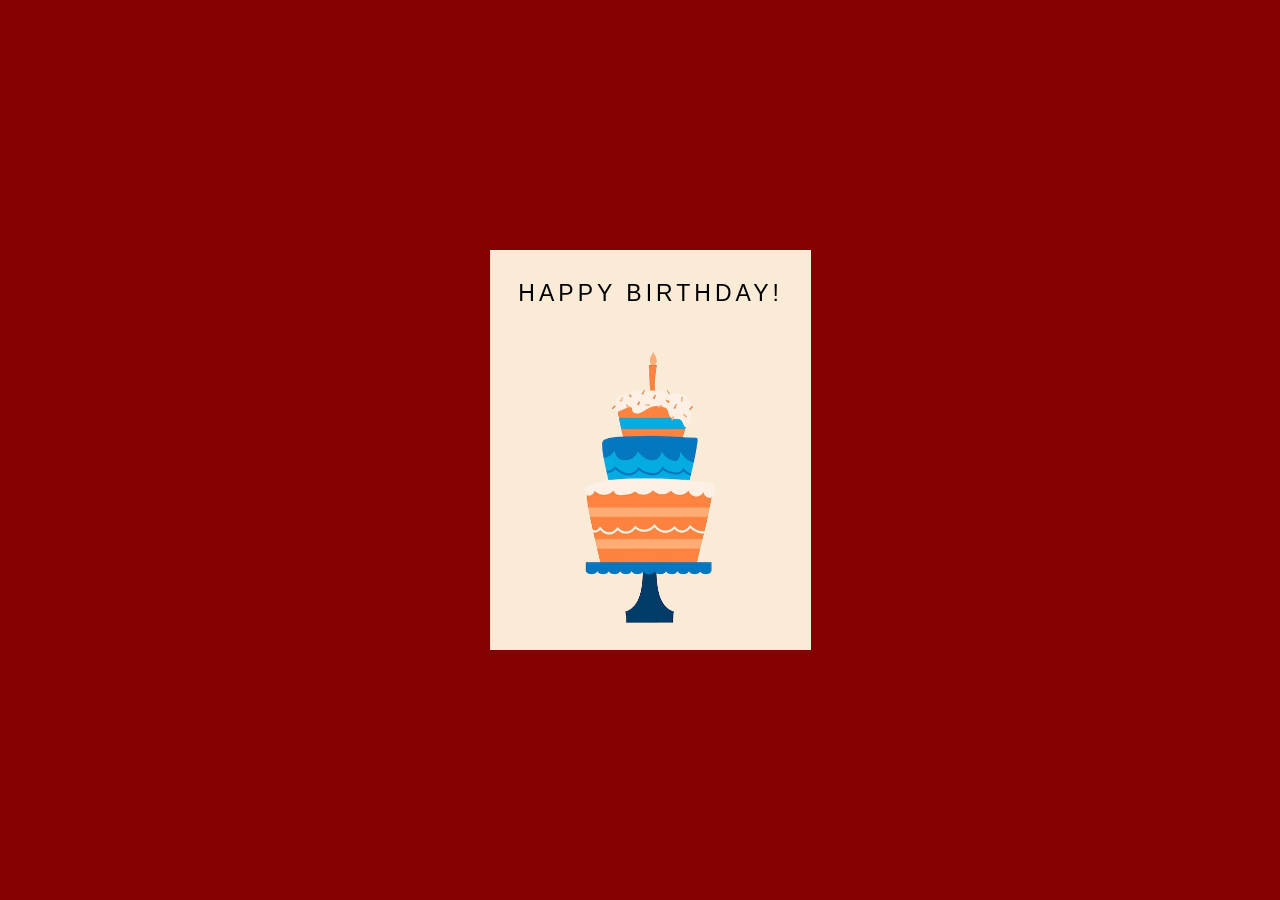
<file: index.html>
<html>
    <head>
        <title>Birthday Card</title>
        <link rel="stylesheet" href="styles.css">
    </head>
    <body>
        <div class="card">
            <div class="outside">
                <div class="front">
                    <p>HAPPY BIRTHDAY!</p>
                    <img src="caik.png" alt="cake" id="cover">
                </div>
                <div class="back">
                    <img src="pic1.jpeg" alt="group pic 1">
                    <img src="pic2.jpeg" alt="group pic 2" style="float: right;">
                    <img src="pic3.jpeg" alt="group pic 3">
                </div>
            </div>
            <div class="inside">
                <h4>Wishes from your dear frens :D</h4>
                <p>Happy Birthday mother I hope you have a great year ahead and stop getting krissed 🙏 <br> - your son</p>
                <br> <br> 
                <p>omg happy janamdin somli ugh first birthday door door but it's alright i still love you and touch grass <br> - arya</p>
                <br> <br>
                <p>Happy birthday bisshhh! Hope you have a good one. We all miss you like hell. Love ya 🙂🙃 <br> - ashna</p>
                <br> <br>
                <p>HEY SWIS, Happy birthday!!! Have a great year ahead 
                   You still owe us a room tour. Come soon to meet us. We miss you. Get more posters for your room 
                                          <br> ~from your loving bwo UWU👉🏻👈🏻</p>
                <br> <br>
                <p>Heyyyyyylooooooo <br>
                    HAPPPY 17TH BIRTHDAY OLDIE <br>
                    Yes next year you're adult <br>
                    I've been missing you a lot since you left <br>
                    But I'm really happy we haven't lost touch and still talk <br>
                    It doesn't feel the same without you around <br>
                    That pleasant feeling that my friends are around me are there <br>
                    It's like a piece from that is missing <br>
                    And I hate that it's you <br>
                    You're a big part of my life and are gonna stay a big part of my life <br> 
                    One that I'm grateful about and forever gonna be <br>
                    Also <br>
                    Why were u at a bar today you sussy baka <br>
                    Anyways have a greattttt birthday boomer <br>
                    Also tell me the time that's comfortable for you for a call so we can talk <br>
                    Ps - I love you 🔫 <br> - swamy </p>
                <br> <br>
                <p>hello bestie, I wish you a very heppy janmadin uwu(god I’m using this after so long like this demn?). Aaa thank you so so much for like literally everything you’ve done for me and helped me with. And listened to me speak and rant rubbish. You’ve reallyyyy made me feel so so much better every time I spoke to you. Andddd yeah we need to play genshin together again pls uwu.
                    Anywayyyy, you’re the bestest
                    #straykids #kpop #tokyorevengers #genshinimpact #discord
                    #itzy #vlive’sofyouknowwho #anime #singingonvcstopeople
                    god I’ll keep going on welp- 
                    Heppy bornday again thooo (call satan or 911 cause we need to seek help) <br> - mufot   </p>
                <br> <br>
                <p>mMmMm hai bestie HAPPY FKIN BIRTHDAY i hope you have the bestest day ever!! im not gonna make you read a long ass message here so ill just end by saying i hope you have a great year ahead and thank you for...just existing that's enough for me ❤ <br> - prats</p>
                <br> <br> <br> <br> <br> <br>
                <img src="chimken.jpeg" alt="a chimken." style="width: 75%; margin-left: 12%; padding: 5px;">
                <p style="padding-bottom: 10px;">im sorry i had to include this photo :)</p>
            </div>
        </div>
        <div class="wrapper">
            <audio autoplay loop style="float: right; width:10%;">
                <source src="OMORI - Final Duet.mp3">
            </audio>
        </div>
    </body>
</html>
</file>
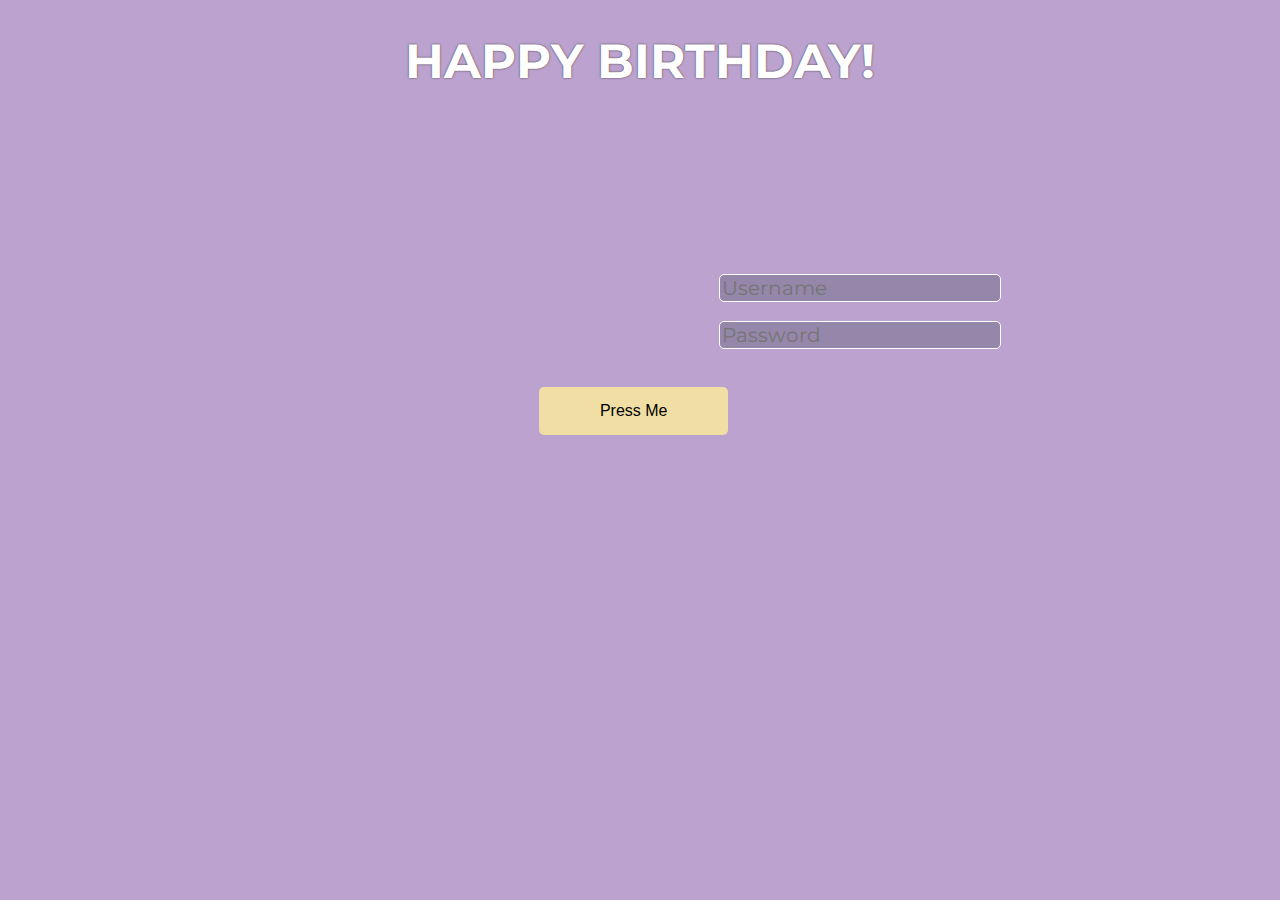
<file: birthday-card/index.html>
<!DOCTYPE html>
    <head>
        <title>HAPPY BIRTHDAY</title>
        <link rel="stylesheet" href="styles.css">
    </head>
    <body>
        <div id="container" class="hideCard">
            <div id="card">
                <video autoplay loop id="dancingCat">
                    <source src="dancing cat.mov" type="video/mp4">
                </video>
            </div>
        </div>
        
        <h1 id="heading">HAPPY BIRTHDAY!</h1> <br> <br> <br> <br> <br> <br> <br> <br>
        <div id="info">
            <input type="text" name="username" placeholder="Username"> <br> <br>
            <input type="password" name="password" placeholder="Password">
        </div> <br> <br>
        <button id="mainButton">
            <span>Press Me</span>
        </button>
        <span class="textbox" id="text">
            ty for existing i love you so much
            <p id="inline">click the cat's belly for cool stuff</p>
        </span>
        <a href="carousel.html" target="_blank" id="belly">
            <div class="link">
                pspspsps
            </div>
        </a>
        <script src="interaction.js"></script>
    </body>
</html>
</file>
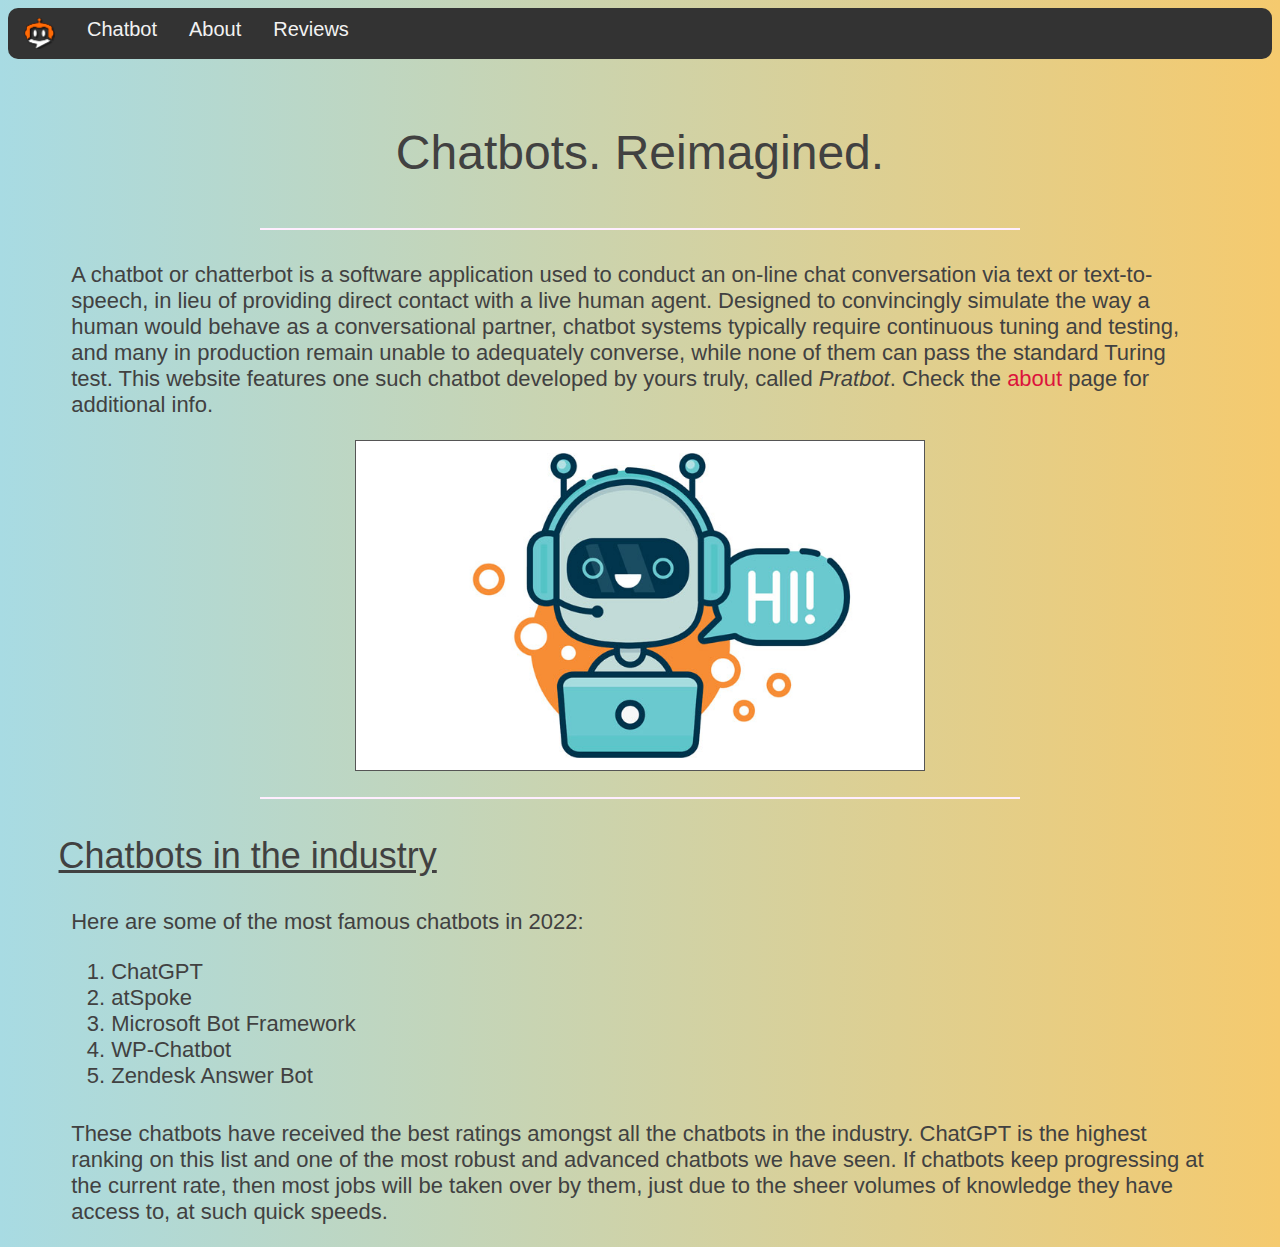
<file: Pratbot/index.html>
<html>
    <head> 
        <title>Pratbot: Home</title>
        <link rel="stylesheet" href="styles.css">
        <link rel="image/x-icon" href="logo.png">
    </head>

    <body>
        <div class="nav">
            <a href="index.html" id="homeLogo"><img src="logo.png" alt="pratbot logo" id="logo"></a>
            <a href="bot.html" id="pages">Chatbot</a>
            <a href="about.html" id="pages">About</a>
            <a href="reviews.html" id="pages">Reviews</a>
        </div>
        <br>
        <p style="text-align: center; font-size: 48;" id="head">Chatbots. Reimagined.</p> <hr width="60%" color="#ffeeff">
        <p id="content">A chatbot or chatterbot is a software application used to conduct an on-line chat 
            conversation via text or text-to-speech, in lieu of providing direct contact with a live human 
            agent. Designed to convincingly simulate the way a human would behave as a conversational partner, 
            chatbot systems typically require continuous tuning and testing, and many in production remain 
            unable to adequately converse, while none of them can pass the standard Turing test. This website features one such chatbot developed by yours truly, called <i>Pratbot</i>. Check the <a href="about.html" id="inline-link">about</a> page for additional info.
        </p>
        <img src="chatbot-img.jpg" id="contentImg" style="width: 45%;" alt="chatbot"> <br> <hr width="60%" color="#ffeeff" style="animation: 0.5s ease-in-out 0s 1 fadeIn;">
        <p style="font-size: 36; margin-left: 4%; text-decoration: underline solid; margin-bottom:0;" id="head">Chatbots in the industry</p>
        <p id="content">Here are some of the most famous chatbots in 2022: </p>
        <ol id="content" type="1" style="padding-top: 2px;">
            <li>ChatGPT</li>
            <li>atSpoke</li>
            <li>Microsoft Bot Framework</li>
            <li>WP-Chatbot</li>
            <li>Zendesk Answer Bot</li>
        </ol>
        <p id="content">These chatbots have received the best ratings amongst all the chatbots in the 
            industry. ChatGPT is the highest ranking on this list and one of the most robust and 
            advanced chatbots we have seen. If chatbots keep progressing at the current rate, then most
            jobs will be taken over by them, just due to the sheer volumes of knowledge they have access
            to, at such quick speeds.
        </p>

        
    </body>
</html>
</file>
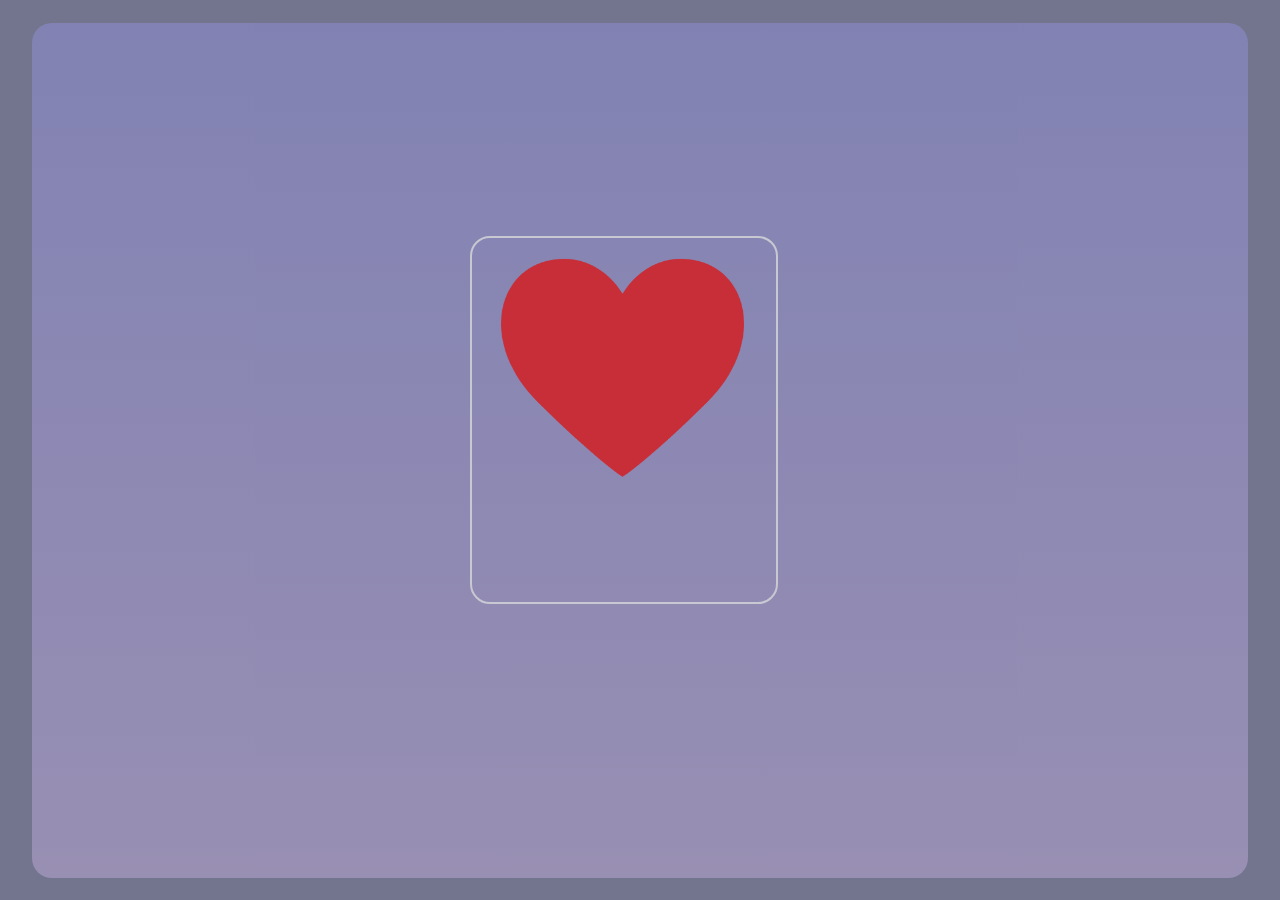
<file: Valentine's Day/index.html>
<!DOCTYPE html>
    <head>
        <title>Happy Valentine's Day! &lt;3 </title>
        <link rel="stylesheet" href="styles.css">
        
    </head>
    <body>
        <iframe src="As Ever.mp3" allow="autoplay" style="display: none;"></iframe>
        <audio autoplay loop><source src="As Ever.mp3" type="audio/mpeg"></audio>
        <div class="container" id="holder">
            <p id="b">cute photo</p>
            <div id="heart">
                <img src="heart.png" style="width: 80%; margin-left: 9.5%; margin-top: 2.5%;">
                <!--<div class="circle" id="c1"></div>
                <div class="circle" id="c2"></div>
                <div class="rect"></div>-->
                <p id="boxtext">Click Me!</p>
            </div>
            <div class="card">
                <div id="text">
                    <p id="bb">HAPPY VALENTINE'S DAY!! </p>
                    <p>
                        So um I didn't put a card in your gift earlier cuz I'm not good at TD like you.
                        AND I wanted to give you something on valetine's day itself, so here we are.
                        I just want you to know how important you are to me and I hope I can make you
                        feel as special as you've made me feel. You're the best.<br> <br>
                        - your reptile bf <br> <br> <br> <br> <br> <br> <br> <br> <br> <br> <br> <br>
                        p.s. <br> that cake isn't the only thing i miss :0
                    </p>
                </div>
                
            </div>
        </div>
        <img src="photo.png" id="photo">
        <script src="animate.js"></script>
    </body>
</html>
</file>
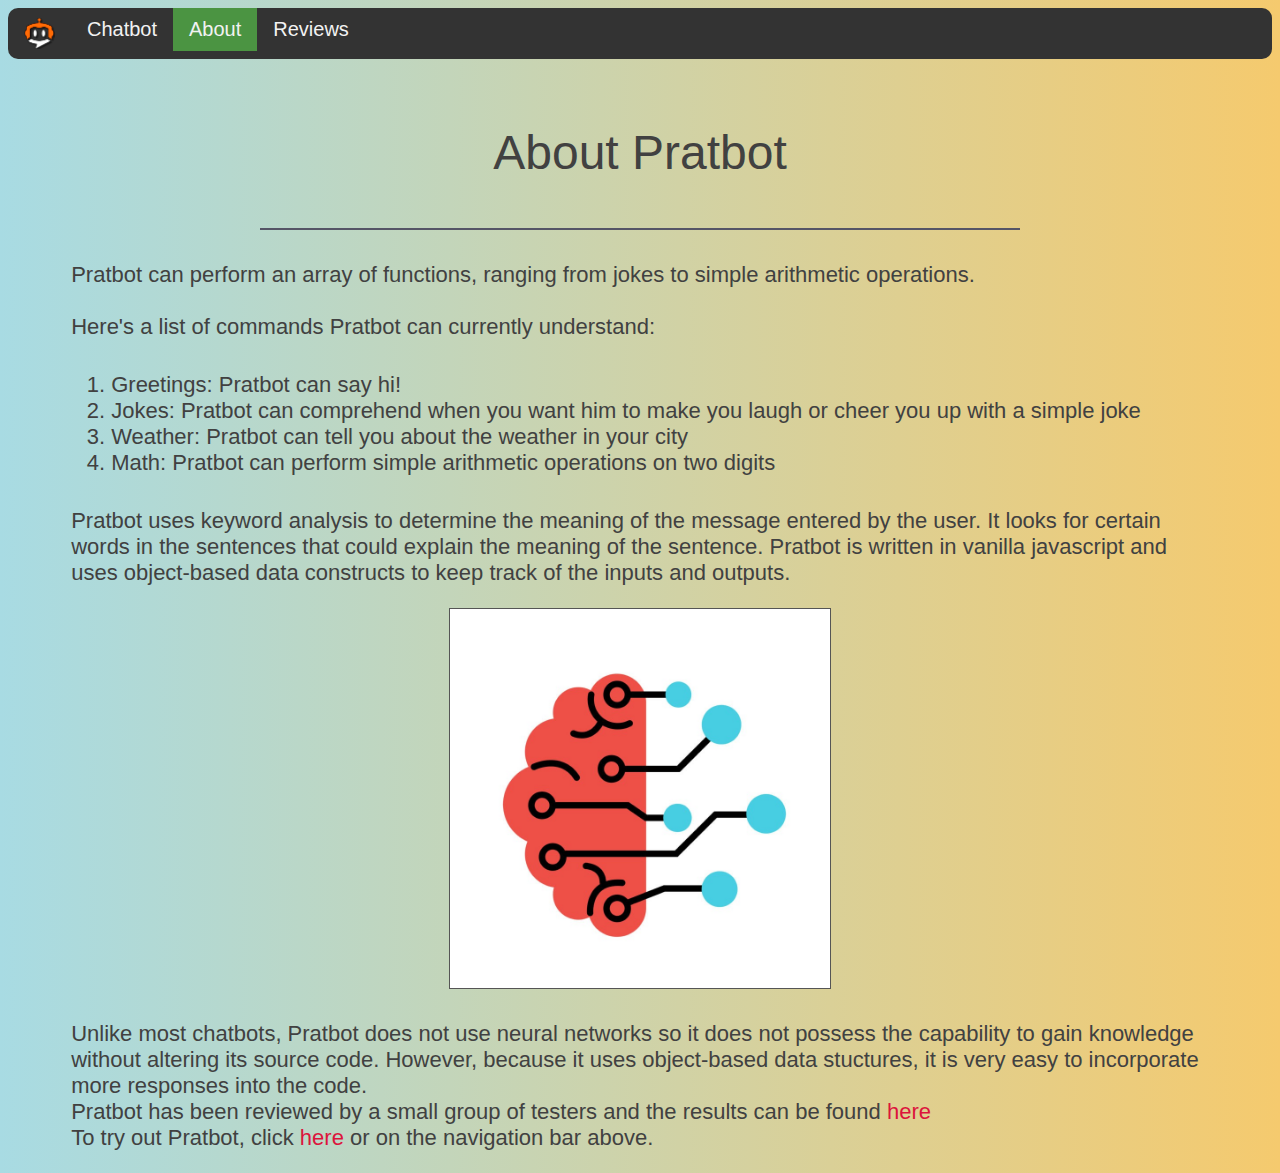
<file: Pratbot/about.html>
<html>
    <head>
        <title>Pratbot : About</title>
        <link rel="stylesheet" href="styles.css">
    </head>

    <body>
        <div class="nav">
            <a href="index.html" id="homeLogo"><img src="logo.png" alt="pratbot logo" id="logo"></a>
            <a href="bot.html" id="pages">Chatbot</a>
            <a href="about.html" id="active">About</a>
            <a href="reviews.html" id="pages">Reviews</a>
        </div>
        <br>
        <p id="head" style="text-align: center; font-size: 48;">About Pratbot</p> <hr width="60%" color="#556">
        <p id="content">
            Pratbot can perform an array of functions, ranging from jokes to simple arithmetic operations. <br> <br>
            Here's a list of commands Pratbot can currently understand: 
        </p>
        <ol id="content" type="1">
            <li>Greetings: Pratbot can say hi!</li>
            <li>Jokes: Pratbot can comprehend when you want him to make you laugh or cheer you up with a simple joke</li>
            <li>Weather: Pratbot can tell you about the weather in your city</li>
            <li>Math: Pratbot can perform simple arithmetic operations on two digits</li>
        </ol>

        <p id="content">
            Pratbot uses keyword analysis to determine the meaning of the message entered by the user. 
            It looks for certain words in the sentences that could explain the meaning of the sentence.
            Pratbot is written in vanilla javascript and uses object-based data constructs to keep track
            of the inputs and outputs. <br>
        </p>
        <img src="neural-network.jpg" alt="neural network" id="contentImg" style="width: 30%;">
        <p id="content">
            Unlike most chatbots, Pratbot does not use neural networks so it
            does not possess the capability to gain knowledge without altering its source code. However,
            because it uses object-based data stuctures, it is very easy to incorporate more responses into
            the code. <br>
            Pratbot has been reviewed by a small group of testers and the results can be found <a href="reviews.html" id="inline-link">here</a> <br>
            To try out Pratbot, click <a href="bot.html" id="inline-link">here</a> or on the navigation bar above.
        </p>
    </body>
</html>
</file>
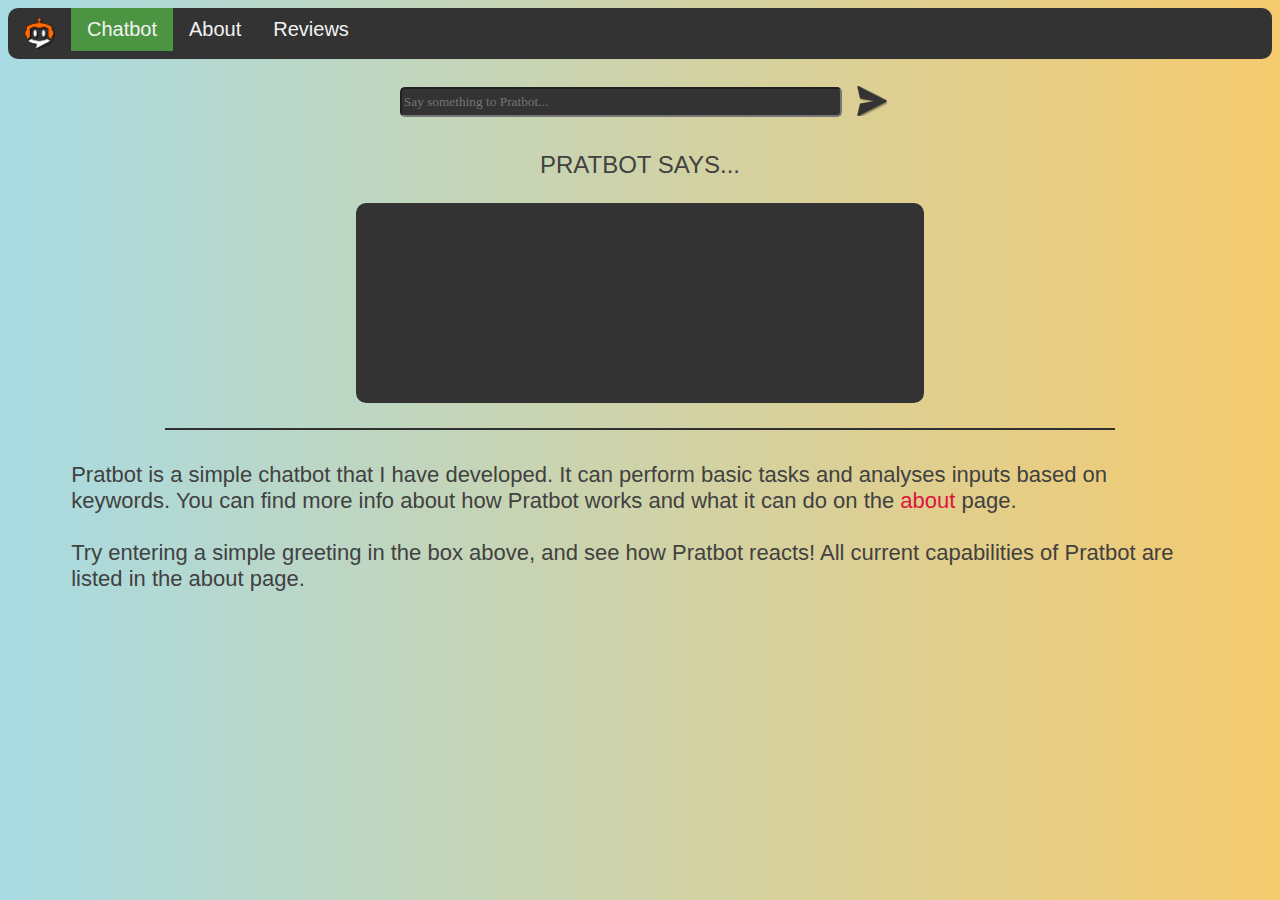
<file: Pratbot/bot.html>
<html>
    <head> 
        <title>Pratbot: The pinnacle of innovation</title>
        <link rel="stylesheet" href="styles.css">
    </head>

    <body>
        <div class="nav">
            <a href="index.html" id="homeLogo"><img src="logo.png" alt="pratbot logo" id="logo"></a>
            <a href="bot.html" id="active">Chatbot</a>
            <a href="about.html" id="pages">About</a>
            <a href="reviews.html" id="pages">Reviews</a>
        </div>
        <br>
        <div id="chatbox">
            <input type="text" id="user-input" name="userinput" placeholder="Say something to Pratbot...">
            <button onclick="getValue()" style="font-family: 'Montserrat'; margin-top: 8px;" id="send"><img src="send_button.png" alt="Send" id="sImg"></button> <br>
            <p style="text-align: center; font-size: 24px;" id="content">PRATBOT SAYS...</p>
            <div id="responseBox"></div>
        </div>
        <hr width="75%" color="#333" size="2px">

        <p id="content" >Pratbot is a simple chatbot that I have developed. It can perform basic tasks 
            and analyses inputs based on keywords. You can find more info about how Pratbot 
            works and what it can do on the <a href="about.html" id="inline-link">about</a> page. <br> <br>
            Try entering a simple greeting in the box above, and see how Pratbot reacts! 
            All current capabilities of Pratbot are listed in the about page. 
        </p>

        <script src="bot.js"></script>
    </body>
</html>
</file>
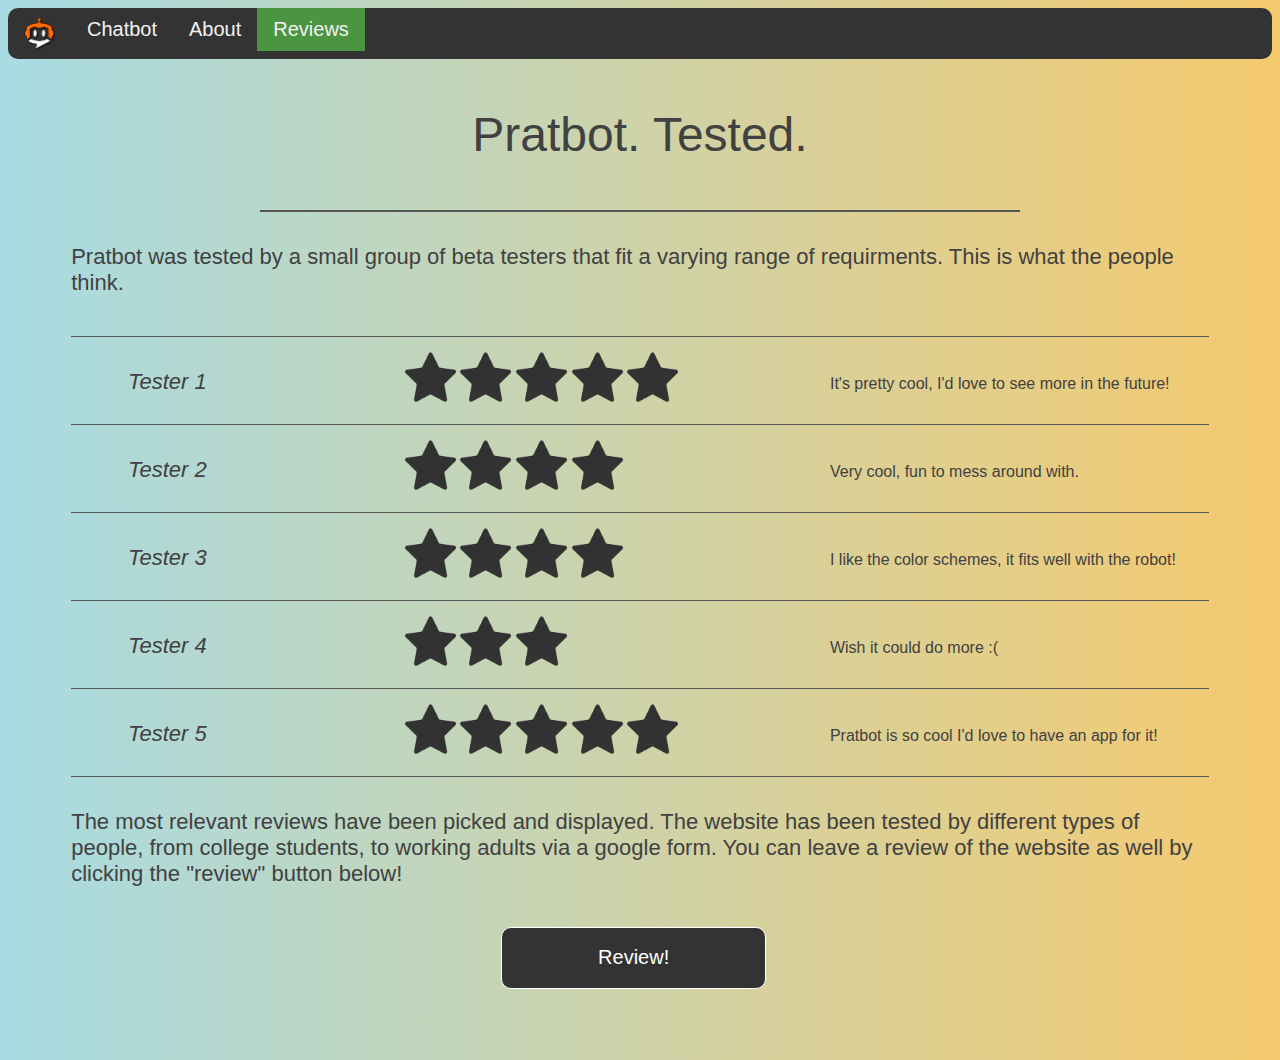
<file: Pratbot/reviews.html>
<html>
    <head>
        <title>Pratbot: Reviews</title>
        <link rel="stylesheet" href="styles.css">
    </head>
    <body>
        <div class="nav">
            <a href="index.html" id="homeLogo"><img src="logo.png" alt="pratbot logo" id="logo"></a>
            <a href="bot.html" id="pages">Chatbot</a>
            <a href="about.html" id="pages">About</a>
            <a href="reviews.html" id="active">Reviews</a>
        </div>
        <p style="text-align: center; font-size: 48;" id="head">Pratbot. Tested.</p> <hr width="60%" color="#555">
        <p id="content">Pratbot was tested by a small group of beta testers that fit a varying range of requirments. This is what the people think.</p> <br>

        <div class="reviews">
            <div id="revTab">
                <p class="rev" id="content" style="padding-bottom: 7px;"><i>Tester 1</i></p>
                <div id="reviewStar">
                    <img id="starImg" src="star.png">
                    <img id="starImg" src="star.png">
                    <img id="starImg" src="star.png">
                    <img id="starImg" src="star.png">
                    <img id="starImg" src="star.png">
                </div>
                <p class="comments">It's pretty cool, I'd love to see more in the future!</p>
            </div>
            <div id="revTab">
                <p class="rev" id="content" style="padding-bottom: 7px;"><i>Tester 2</i></p>
                <div id="reviewStar">
                    <img id="starImg" src="star.png">
                    <img id="starImg" src="star.png">
                    <img id="starImg" src="star.png">
                    <img id="starImg" src="star.png">
                </div>
                <p class="comments">Very cool, fun to mess around with.</p>
            </div>
            <div id="revTab">
                <p class="rev" id="content" style="padding-bottom: 7px;"><i>Tester 3</i></p>
                <div id="reviewStar">
                    <img id="starImg" src="star.png">
                    <img id="starImg" src="star.png">
                    <img id="starImg" src="star.png">
                    <img id="starImg" src="star.png">
                </div>
                <p class="comments">I like the color schemes, it fits well with the robot!</p>
            </div>
            <div id="revTab">
                <p class="rev" id="content" style="padding-bottom: 7px;"><i>Tester 4</i></p>
                <div id="reviewStar">
                    <img id="starImg" src="star.png">
                    <img id="starImg" src="star.png">
                    <img id="starImg" src="star.png">
                </div>
                <p class="comments">Wish it could do more :(</p>
            </div>
            <div id="revTabBottom">
                <p class="rev" id="content" style="padding-bottom: 7px;"><i>Tester 5</i></p>
                <div id="reviewStar">
                    <img id="starImg" src="star.png">
                    <img id="starImg" src="star.png">
                    <img id="starImg" src="star.png">
                    <img id="starImg" src="star.png">
                    <img id="starImg" src="star.png">
                </div>
                <p class="comments">Pratbot is so cool I'd love to have an app for it!</p>
            </div>
        </div>

        <p id="content">The most relevant reviews have been picked and displayed. 
            The website has been tested by different types of people, from college students, 
            to working adults via a google form. You can leave a review of the website as well by 
            clicking the "review" button below!
        </p> <br>
        <button onclick="review()" id="reviewButton">Review!</button>
        <iframe id="form" src="https://docs.google.com/forms/d/e/1FAIpQLSeQuHxaNB-pV13JHmN7TbbRxneeHvgAU5AnOCH2v4NG94pJKA/viewform?embedded=true" width="700" height="520" frameborder="0" marginheight="0" marginwidth="0" style="display: none;">Loading…</iframe>

        <script>
            function review() {
                const frame = document.getElementById("form");
                const button = document.getElementById("reviewButton");

                if (frame.style.display === "none") {
                    frame.style.display = "initial";
                    button.innerHTML = "Not interested...";
                }
                else {
                    frame.style.display = "none";
                    button.innerHTML = "Review!";
                }
                
            }
        </script>
    </body>
</html>
</file>
<file: styles.css>
@font-face {
    font-family: Montserrat;
    src: url(https://fonts.googleapis.com/css?family=Montserrat);
}

@keyframes fadeIn {
    0% {
        opacity: 0;
    }
    100% {
        opacity: 1;
    }
}

* {
    padding: 0;
    margin: 0;
    box-sizing: border-box;
    font-family: 'Montserrat', sans-serif;
}

body {
    background-color: #850101;
    overflow: hidden;
    animation: fadeIn ease 3s;
    animation-iteration-count: 1;
    animation-fill-mode: forwards;
}

.card {
    translate: -150px;
    width: 640px;
    height: 400px;
    position: absolute;
    margin: auto;
    left: 0;
    right: 0;
    top: 0;
    bottom: 0;
    perspective: 1200px;
    -webkit-perspective: 1200px;
    transition: 0.5s;
}

.card:hover {
    transform: rotate(-5deg);
    translate: 0;
}

.card:hover .outside {
    transform: rotateY(-150deg);
}

.outside, .inside {
    height: 100%;
    width: 50%;
    position: absolute;
    left: 50.1%;
}
.inside {
    background: linear-gradient(to right, rgb(228, 214, 197), antiquewhite 30%);
    left: 50%;
    overflow-y: scroll;
    scrollbar-width: none;
}

.inside::-webkit-scrollbar {
    display: none;
}

.outside {
    transform-style: preserve-3d;
    -webkit-transform-style: preserve-3d;
    z-index: 1;
    transform-origin: left;
    transition: 1s;
}

.outside p {
    font-size: 23px;
    margin-top: 30px;
    text-align: center;
    letter-spacing: 4px;
}

.front, .back {
    height: 100%;
    width: 100%;
    position: absolute;
    backface-visibility: hidden;
    -webkit-backface-visibility: hidden;
    transform: rotateX(0deg);
    background-color: antiquewhite;
}

.back {
    transform: rotateY(180deg);
    background: linear-gradient(to left, rgb(228, 214, 197), antiquewhite 30%);
}

#cover {
    width: inherit;
    height: inherit;
    padding-bottom: 30px;
}

.inside p, h4 {
    padding-left: 10px;
    padding-top: 10px;
    overflow-wrap: break-word;
}

.back {
    display: block;
}

.back img {
    width: 52%;
    padding: 7px;
}
</file>
<file: birthday-card/styles.css>
@import url(https://fonts.googleapis.com/css?family=Montserrat);
@import url(https://fonts.googleapis.com/css?family=Bebas%20Neue);

@keyframes colors {
    0% {background-color: #292929; box-shadow: 0 0 10px 5px #292929;}
    20% {background-color: #f8e683; box-shadow: 0 0 10px 5px #f8e683;}
    40% {background-color: #36c96e; box-shadow: 0 0 10px 5px #36c96e;}
    60% {background-color: #33ccff; box-shadow: 0 0 10px 5px #33ccff;}
    80% {background-color: #a52f8d; box-shadow: 0 0 10px 5px #a52f8d;}
    100% {background-color: #942323; box-shadow: 0 0 10px 5px #942323;}
}

body {
    /*background: -webkit-gradient(linear, left top, left bottom, from(#000), to(#0e0e0e)) fixed;*/
    background: #bca2ce;
    font-family: "Montserrat", sans-serif;
    display: block;
}

h1 {
    text-align: center;
    color: #fff;
    font-size: 48px;
    text-shadow: 0 0 2px #333;
}

.dancingCat {
    width: 100px;
    height: 100px;
}

button {
    background-color: #f0dea4;
    color: #000;             
    border: none;             
    border-radius: 5px;
    padding: 15px 32px;       
    text-align: center;       
    font-size: 16px;          
    cursor: pointer;
    transition: background-color 0.4s ease;
    transition: box-shadow 0.2s ease; 
    width: 15%;
    margin-left: 42%;
    user-select: none;
}
  
button:hover {
    background-color: #ffffff;
    text-shadow: 0 0 0 #fff;
    box-shadow: 0 0 10px 5px #f8e683;
}

video {
    width: 100%;
    height: 80%;
    pointer-events: none;
    z-index: 10;
    opacity: 0.2;
    display: inline;
    position: fixed;
    margin-left: -20%;
    margin-top: 0;
}

#container {
    display: absolute;
    background-color: white;
    color: black;
    border: 10px solid white;
    position: absolute;
    margin-left: 19%;
    margin-top: 5%;
    width: 60%;
    height: 80%;
    box-shadow: 0 0 10px 5px #292929;
    transition: opacity 1s ease;
    border-radius: 8px;
    animation: colors 4s linear infinite;
}

.showCard {
    visibility: visible;
    opacity: 1;
}

.hideCard {
    visibility: hidden;
    opacity: 0;
}

#card {
    border-radius: inherit;
    background-color: #000;
    width: 100%;
    height: 100%;
    overflow: hidden;
    position: relative;
}

.textbox {
    position: absolute;
    top: 19vh;
    left: 69vh;
    color: white;
    transition: opacity 1s ease;
    font-size: 26px;
    text-align: center;
}

#info {
    margin-left: 79vh;
}

#info input {
    background-color: #9487aa;
    border: 1px solid white;
    border-radius: 5px;
    font-size: 20px;
    color: white;
    font-family: 'Montserrat', sans-serif;
    transition: box-shadow 1s ease;
}

#inline {
    font-size: 20px;
    font-weight: lighter;
}

.link {
    background-color: #942323;
    position: absolute;
    top: 65vh;
    left: 90vh;
    height: 25%;
    width: 10%;
    z-index: 100;
    opacity: 0;
}
</file>
<file: Pratbot/styles.css>
@import url('https://fonts.cdnfonts.com/css/montserrat');
@import url('https://fonts.cdnfonts.com/css/pier-sans');

@keyframes fadeIn {
    0% {
        transform: translateY(20%);
        opacity: 0%;
    }
    100% {
        transform: translateY(0%);
        opacity: 100%;
    }
}

body {
    background : linear-gradient(to right, #a8dbe3, #f5ca6e);
    font-family: 'Pier Sans', sans-serif;
    font-weight: 200;
    color: rgb(65, 65, 65);
}

body::-webkit-scrollbar {
    display: none;
}

#logo {
    height: 3.5%;
}

#content {
    margin-left: 5%;
    margin-right: 5%;
    padding-top: 10px;
    font-size: 22px;
    animation: 0.5s ease-in-out 0s 1 fadeIn;
}

#contentImg {
    display: block;
    margin-left: auto;
    margin-right: auto;
    width: 50%;
    animation: 0.5s ease-in-out 0s 1 fadeIn;
    border: 1px solid #555;
}

#head{
    animation: 0.5s ease-in-out 0s 1 fadeIn;
}

#responseBox {
    border-radius: 10px 10px 10px 10px;
    background-color: #333;
    text-align: left;
    height: 200px;
    width: 45%;
    margin: auto;
    margin-right: 27.5%;
    margin-bottom: 2%;
    overflow-y: scroll;
    -ms-overflow-style: none;
    color: #ffffff;
    animation: 0.5s ease-in-out 0s 1 fadeIn;
}

#responseBox::-webkit-scrollbar {
    display: none;
}

#responseBox a {
    text-decoration: none;
    color: crimson;
}

#r1 {
    padding: 10px;
}

#r2 {
    padding: 10px;
    background-color: #555;
}

.nav {
    background-color: #333;
    overflow: hidden;
    border-radius: 10px 10px 10px 10px;
}
.nav a{
    float: left;
    color: #f2f2f2;
    text-align: center;
    padding: 10px 16px;
    text-decoration: none;
    font-size: 20px;
    justify-content: center;

}
.nav #active {
    background-color: #4b9442;
}

.nav a:hover {
    background-color: #ddd;
    color: black;
}

#user-input {
    font-family: 'Montserrat';
    margin-left: 31%;
    width: 35%;
    height: 30px;
    background-color: #333;
    color: #ffffff;
    border-radius: 5px;
    margin-top: 10px;
    animation: 0.5s ease-in-out 0s 1 fadeIn;
}

#send img {
    width: 30px;

}

#send {
    background: none;
    border: none;
    margin-top: 10px;
    padding-left: 15px;
    float: center;
    position: absolute;
    animation: 0.5s ease-in-out 0s 1 fadeIn;
}

#sImg:hover {
    cursor: pointer;
}

#inline-link {
    text-decoration: none; 
    color: crimson;
}
#inline-link:hover {
    text-decoration: underline;
}

.reviews {
    display: block;
    margin-left: auto;
    margin-right: auto;
    width: 90%;
}

#revTab {
    border-top: 1px solid #555;
}

#revTabBottom {
    border-top: 1px solid #555;
    border-bottom: 1px solid #555;
}

.rev {
    display: inline-block;
}

#reviewStar {
    display: inline-block;
    margin-left: 12%;
    width: 30%;
    height: fit-content;
    vertical-align: middle;
    margin-bottom: 1%;
}

#reviewStar img {
    width: 15%;
    animation: 0.5s ease-in-out 0s 1 fadeIn;
}

.comments {
    margin-left: 7%;
    display: inline-block;
    font-size: 16;
    animation: 0.5s ease-in-out 0s 1 fadeIn;
}

#form {
    margin-left: 25%;
    margin-bottom: 5%;
}

#reviewButton {
    background-color: #333;
    border: 1px solid white;
    border-radius: 10px 10px 10px 10px;
    margin-left: 39%;
    margin-bottom: 5%;
    width: 21%;
    height: 7%;
    color: white;
    cursor: pointer;
    font-family: 'Pier Sans', sans-serif;
    font-weight: 100;
    font-size: 20;
}
</file>
<file: Valentine's Day/styles.css>
@font-face {
    font-family: Quicksand;
    src: url('quicksand/Quicksand_Light.otf');
}

@font-face {
    font-family: Quicksand-bold;
    src: url('quicksand/Quicksand_Bold.otf');
}

@keyframes expand {
    0% {transform: translateY(0) scaleX(1.2) scaleY(1.2); opacity: 100%;}
    100% {transform: translateY(25%) scaleX(3) scaleY(3); opacity: 0%;}
}

@keyframes fade {
    0% {
        opacity: 100%;
        background: linear-gradient(rgb(139, 139, 204), rgb(177, 161, 204));
    }
    25% {
        opacity: 55%;
        background: linear-gradient(rgb(139, 139, 204), rgb(177, 161, 204));
    }
    50% {
        opacity: 30%;
        background: linear-gradient(rgb(252, 58, 58), rgb(252, 21, 21));
    }
    75% {
        opacity: 50%;
        background: linear-gradient(rgb(252, 58, 58), rgb(252, 21, 21));
    }
    100% {
        opacity: 100%;
        background: linear-gradient(rgb(252, 58, 58), rgb(252, 21, 21));
    }
}

body {
    background-color: rgba(59, 62, 97, 0.712);
    font-family: Quicksand, 'sans-serif';
}

.container {
    position: absolute;
    width: 95%;
    height: 95%;
    top: 2.5%;
    left: 2.5%;
    background: linear-gradient(rgb(139, 139, 204), rgb(177, 161, 204));
    border-radius: 20px;
    opacity: 60%;
}

#heart {
    position: absolute;
    width: 25%;
    height: 42.5%;
    top: 25%;
    left: 36%;
    border: 2px rgb(255, 255, 255) solid;
    border-radius: 20px;
    transform: scale(1);
    transition: all 0.2s ease-in-out;
}

#heart:hover {
    transform: scale(1.2);
    border: 1px rgba(255, 255, 255, 0) solid;
}

#heart:hover #boxtext {
    opacity: 100%;
}

#boxtext {
    position: absolute;
    top: 100%;
    left: 29%;
    font-size: 32px;
    color: white;
    opacity: 0%;
    transition: opacity 0.2s ease-in-out;
}

.circle {
    position: absolute;
    width: 115px;
    height: 115px;
    background-color: rgb(252, 58, 58);
    border-radius: 100px;
}

#c1 {
    top: 15%;
    left: 20%;
}

#c2 {
    top: 15%;
    left: 45%;
}

.rect {
    position: absolute;
    top: 33.65%;
    left: 34%;
    transform: rotate(45deg);
    width: 105px;
    height: 105px;
    background-color: rgb(253, 57, 57);
}

#text {
    position: absolute;
    width: 35%;
    height: 100%;
    border-radius: 20px;
    background-color: rgba(0, 0, 0, 0.226);
    color: white;
    visibility: hidden;
}

#text p {
    padding: 5%;
    font-size: 20px;
}

#bb {
    font-family: Quicksand-bold, 'sans-serif';
    padding-bottom: none;
}

#photo {
    position: absolute;
    width: 40%;
    top: 10%;
    left: 50%;
    visibility: hidden;
}

#b {
    position: absolute;
    left: 65%;
    top: 90%;
    text-align: right;
    color: white;
    visibility: hidden;
}
</file>
